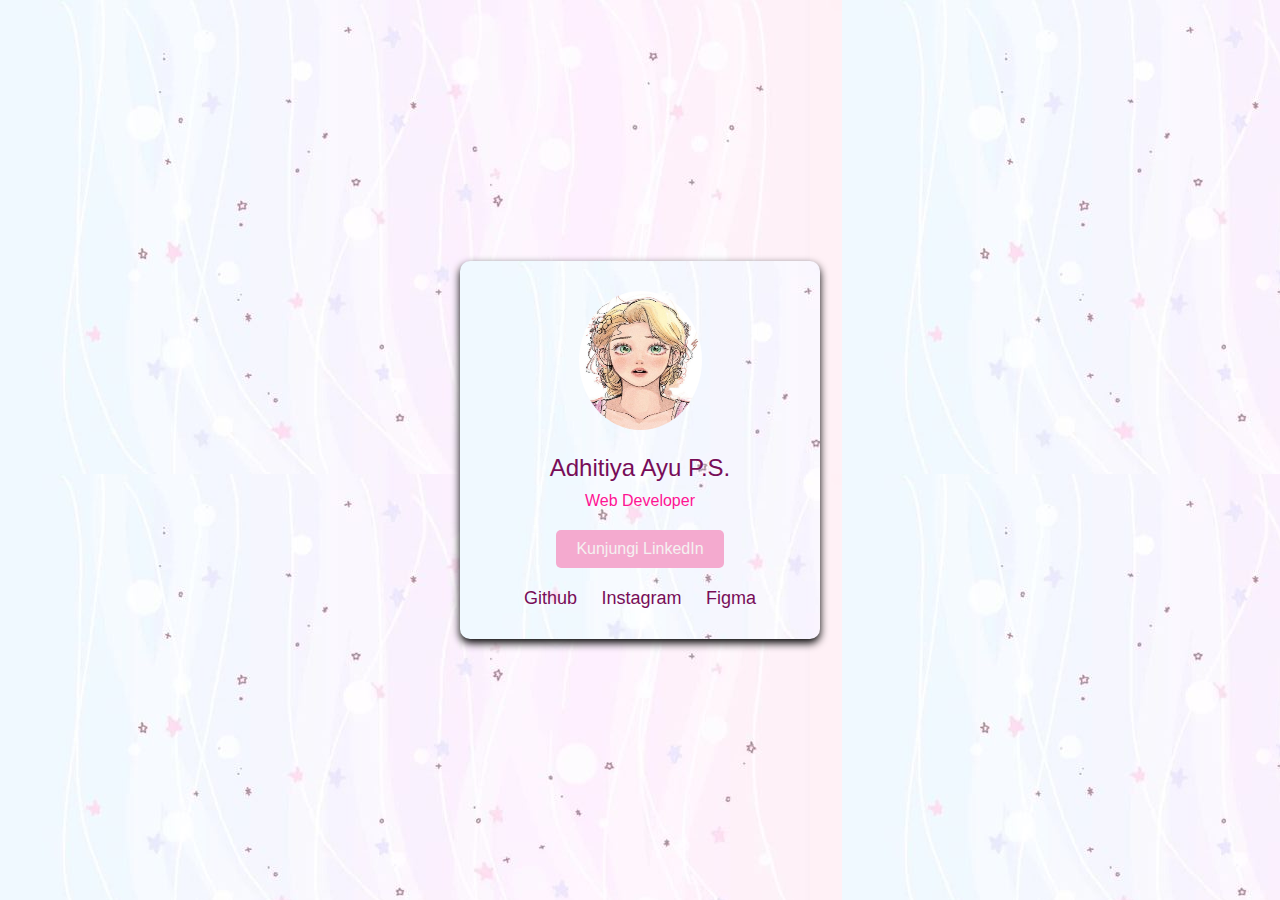
<file: index.html>
<!DOCTYPE html>
<html lang="en">
<head>
    <meta charset="UTF-8">
    <meta name="viewport" content="width=device-width, initial-scale=1.0">
    <link rel="stylesheet" href="style.css">
    <title>Profil saya</title>
</head>
<body>
    <div class="container">
        <img src="/img/adhit.jpg" alt="Profil Picture" class="profile-img">
        <div class="profile-name">Adhitiya Ayu P.S.</div>
        <div class="profile-title">Web Developer</div>

        <!-- Tombol menggunakan anchor tag<a> -->

        <a href="https://www.linkedin.com" class="button">Kunjungi LinkedIn</a>
        <div class="social-links">
            <a href="https://github.com/adhitiyaayu05" target="_blank">Github</a>
            <a href="https://www.instagram.com/adhit05_sari?igsh=MWY3eWd6NWQ1dnJsdw==" target="_blank">Instagram</a>
            <a href="https://www.figma.com/design/AdFMgLzvl6kClnvFrdzJAW/Untitled?node-id=0-1&p=f&t=tGoSI0lF7121WIGX-0" target="_blank">Figma</a>
        </div>
    </div>
    <!-- www.linkedin.com/in/adhitiyaayu -->
</body>
</html>
</file>
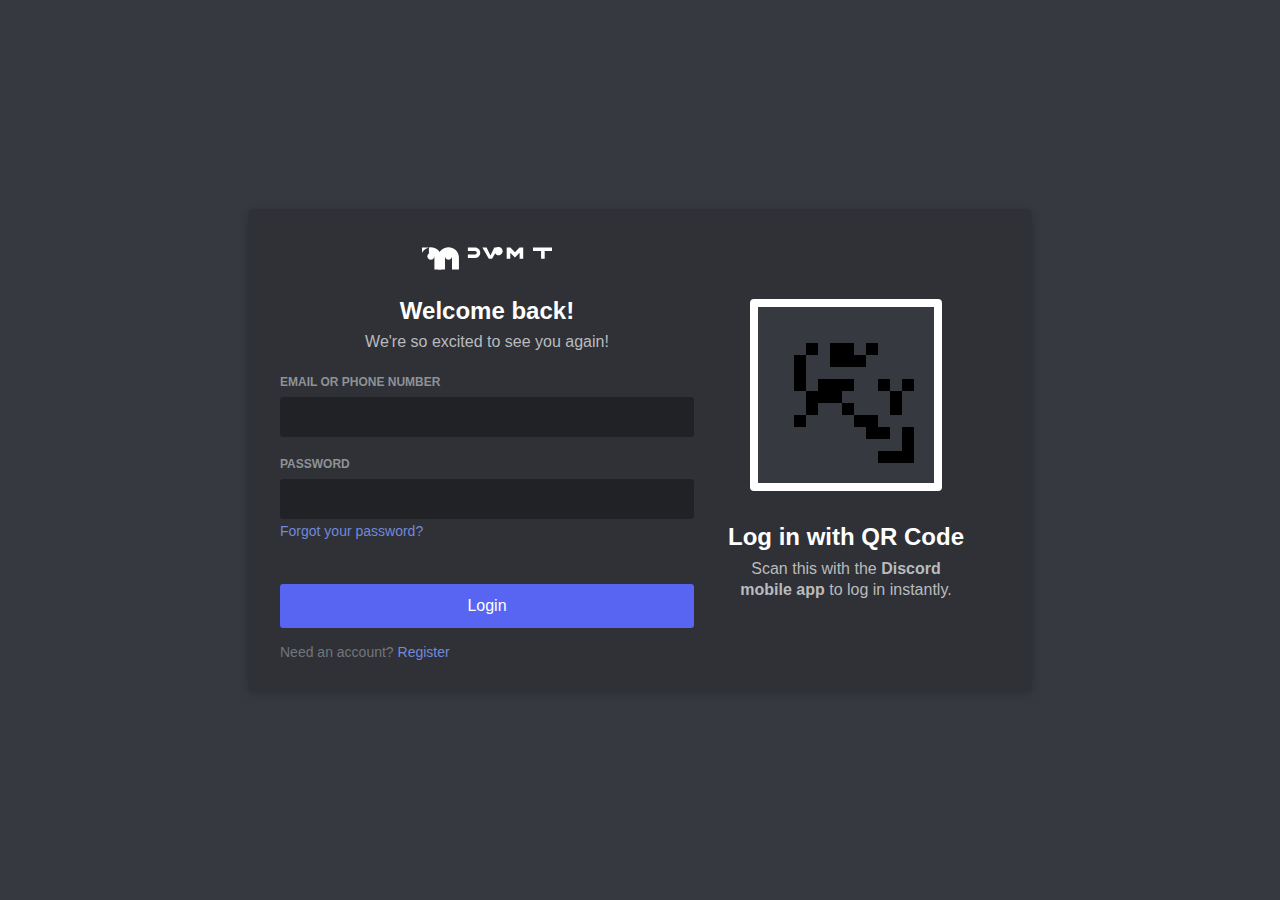
<file: latihanlogin.html>
<!DOCTYPE html>
<html lang="en">
<head>
    <meta charset="UTF-8">
    <meta name="viewport" content="width=device-width, initial-scale=1.0">
    <title>Discord Login</title>
    <style>
        * {
            margin: 0;
            padding: 0;
            box-sizing: border-box;
            font-family: 'Whitney', 'Helvetica Neue', Helvetica, Arial, sans-serif;
        }

        body {
            background-color: #36393f;
            display: flex;
            justify-content: center;
            align-items: center;
            height: 100vh;
            background-image: url('[data-uri]');
            background-size: cover;
            background-position: center;
        }

        .login-container {
            background-color: #2f3136;
            border-radius: 5px;
            box-shadow: 0 2px 10px 0 rgba(0, 0, 0, 0.2);
            width: 480px;
            padding: 32px;
            color: #fff;
        }

        .logo {
            display: flex;
            justify-content: center;
            margin-bottom: 20px;
        }

        .logo img {
            width: 130px;
            height: auto;
        }

        h1 {
            font-size: 24px;
            font-weight: 600;
            text-align: center;
            margin-bottom: 8px;
        }

        .subtitle {
            color: #b9bbbe;
            font-size: 16px;
            text-align: center;
            margin-bottom: 24px;
        }

        .form-group {
            margin-bottom: 20px;
        }

        label {
            color: #8e9297;
            font-size: 12px;
            font-weight: 700;
            text-transform: uppercase;
            margin-bottom: 8px;
            display: block;
        }

        input {
            background-color: #202225;
            border: 1px solid #202225;
            border-radius: 3px;
            color: #dcddde;
            font-size: 16px;
            height: 40px;
            padding: 10px;
            width: 100%;
            outline: none;
            transition: border-color 0.2s ease-in-out;
        }

        input:focus {
            border-color: #7289da;
        }

        .forgot-password {
            color: #7289da;
            font-size: 14px;
            text-decoration: none;
            margin-top: 4px;
            display: inline-block;
        }

        .forgot-password:hover {
            text-decoration: underline;
        }

        .login-button {
            background-color: #5865f2;
            border: none;
            border-radius: 3px;
            color: white;
            font-size: 16px;
            font-weight: 500;
            height: 44px;
            margin-top: 24px;
            width: 100%;
            cursor: pointer;
            transition: background-color 0.2s ease;
        }

        .login-button:hover {
            background-color: #4752c4;
        }

        .register {
            margin-top: 16px;
            font-size: 14px;
            color: #72767d;
        }

        .register a {
            color: #7289da;
            text-decoration: none;
        }

        .register a:hover {
            text-decoration: underline;
        }

        .qr-login {
            display: none;
        }

        @media (min-width: 830px) {
            .login-container {
                width: 784px;
                display: flex;
            }

            .login-form {
                width: 414px;
                padding-right: a;
            }

            .qr-login {
                display: flex;
                flex-direction: column;
                align-items: center;
                justify-content: center;
                margin-left: 32px;
                width: 240px;
            }

            .qr-container {
                background-color: white;
                border-radius: 4px;
                padding: 8px;
                margin-bottom: 32px;
            }

            .qr-image {
                width: 176px;
                height: 176px;
            }

            .qr-title {
                font-size: 24px;
                font-weight: 600;
                margin-bottom: 8px;
                text-align: center;
            }

            .qr-subtitle {
                font-size: 16px;
                color: #b9bbbe;
                text-align: center;
                line-height: 1.3;
            }
        }
    </style>
</head>
<body>
    <div class="login-container">
        <div class="login-form">
            <div class="logo">
                <!-- Discord logo would go here. Using Unicode char as placeholder -->
                <svg width="130" height="36" viewBox="0 0 130 36" fill="none" xmlns="http://www.w3.org/2000/svg">
                    <path d="M110.995 10.0138H119.089V17.7599H122.694V10.0138H130.788V6.49902H110.995V10.0138Z" fill="white"/>
                    <path d="M101.222 6.49902H97.502L92.9523 11.2866L88.4026 6.49902H84.6829V17.7599H88.2878V11.8427L92.9523 16.5127L97.6169 11.8427V17.7599H101.222V6.49902Z" fill="white"/>
                    <path d="M68.4498 14.4203L72.2942 6.49902H76.5564L70.067 17.7599H66.8327L60.3433 6.49902H64.6055L68.4498 14.4203Z" fill="white"/>
                    <path d="M53.0076 10.0138H45.8741V6.49902H53.0076C55.9158 6.49902 58.2781 8.8613 58.2781 11.7696C58.2781 14.6779 55.9158 17.0401 53.0076 17.0401H45.8741V13.5254H53.0076C53.9751 13.5254 54.7634 12.7371 54.7634 11.7696C54.7634 10.8022 53.9751 10.0138 53.0076 10.0138Z" fill="white"/>
                    <path d="M26.5009 11.7696C24.5622 11.7696 22.9863 13.3456 22.9863 15.2842C22.9863 17.2229 24.5622 18.7989 26.5009 18.7989C28.4395 18.7989 30.0155 17.2229 30.0155 15.2842C30.0155 13.3456 28.4395 11.7696 26.5009 11.7696ZM26.5009 6.12988C20.7345 6.12988 16.0684 10.7959 16.0684 16.5624V28.585H22.9863V16.5624C22.9863 14.2732 24.2117 13.0478 26.5009 13.0478C28.79 13.0478 30.0155 14.2732 30.0155 16.5624V28.585H36.9334V16.5624C36.9334 10.7959 32.2673 6.12988 26.5009 6.12988Z" fill="white"/>
                    <path d="M8.89648 13.0478C11.1856 13.0478 12.4111 14.2732 12.4111 16.5624V28.585H19.329V16.5624C19.329 10.7959 14.6629 6.12988 8.89648 6.12988C3.13008 6.12988 0 11.7696 0 11.7696V6.49902H6.91791V11.7696C6.91791 11.7696 7.88526 13.0478 8.89648 13.0478Z" fill="white"/>
                    <path d="M8.89648 11.7696C10.8351 11.7696 12.4111 13.3456 12.4111 15.2842C12.4111 17.2229 10.8351 18.7989 8.89648 18.7989C6.95783 18.7989 5.38188 17.2229 5.38188 15.2842C5.38188 13.3456 6.95783 11.7696 8.89648 11.7696Z" fill="white"/>
                    <path d="M76.5564 14.2452C78.8028 14.2452 80.6206 12.4274 80.6206 10.181C80.6206 7.93449 78.8028 6.11664 76.5564 6.11664C74.3099 6.11664 72.4921 7.93449 72.4921 10.181C72.4921 12.4274 74.3099 14.2452 76.5564 14.2452Z" fill="white"/>
                </svg>
            </div>
            <h1>Welcome back!</h1>
            <div class="subtitle">We're so excited to see you again!</div>
            
            <form>
                <div class="form-group">
                    <label for="email">Email or Phone Number</label>
                    <input type="text" id="email" required>
                </div>
                
                <div class="form-group">
                    <label for="password">Password</label>
                    <input type="password" id="password" required>
                    <a href="#" class="forgot-password">Forgot your password?</a>
                </div>
                
                <button type="submit" class="login-button">Login</button>
                
                <div class="register">
                    Need an account? <a href="#">Register</a>
                </div>
            </form>
        </div>
        
        <div class="qr-login">
            <div class="qr-container">
                <div class="qr-image">
                    <!-- QR code placeholder -->
                    <svg viewBox="0 0 176 176" fill="none" xmlns="http://www.w3.org/2000/svg">
                        <rect width="176" height="176" fill="#36393f"/>
                        <path fill-rule="evenodd" clip-rule="evenodd" d="M36 36H60V60H36V36ZM72 36V60H84V72H60V84H48V60H36V84H48V96H60V84H72V96H84V84H96V72H84V60H96V36H72ZM96 96H84V108H96V96ZM36 96V120H60V96H36ZM60 84V96H72V84H60ZM96 36H120V60H96V36ZM36 36V48H48V36H36ZM48 48V60H60V48H48ZM96 36V48H108V36H96ZM108 48V60H120V48H108ZM36 96V108H48V96H36ZM48 108V120H60V108H48ZM108 108H96V120H108V132H120V108H108ZM132 96H144V108H132V96ZM120 72V84H132V96H144V84H156V72H144V84H132V72H120ZM132 120H120V132H132V120ZM144 120H156V156H120V144H144V120Z" fill="black"/>
                    </svg>
                </div>
            </div>
            <div class="qr-title">Log in with QR Code</div>
            <div class="qr-subtitle">Scan this with the <strong>Discord mobile app</strong> to log in instantly.</div>
        </div>
    </div>
</body>
</html>
</file>
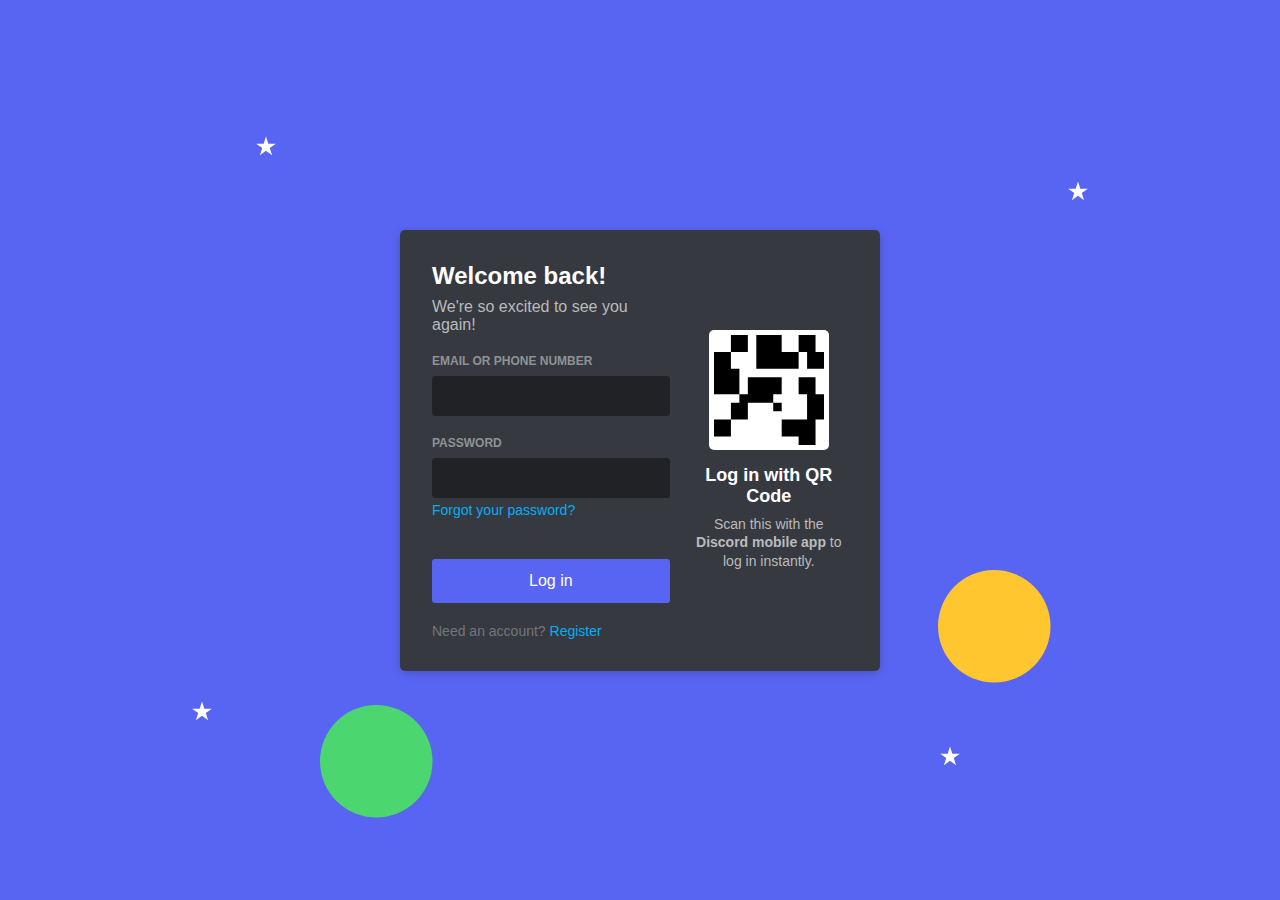
<file: latihanlogindiscord.html>
<!DOCTYPE html>
<html lang="en">
<head>
    <meta charset="UTF-8">
    <meta name="viewport" content="width=device-width, initial-scale=1.0">
    <title>Discord Login</title>
    <style>
        * {
            margin: 0;
            padding: 0;
            box-sizing: border-box;
            font-family: 'Whitney', 'Helvetica Neue', Helvetica, Arial, sans-serif;
        }

        body {
            background-color: #5865f2;
            display: flex;
            justify-content: center;
            align-items: center;
            height: 100vh;
            position: relative;
            overflow: hidden;
        }

        /* Background decorations */
        .bg-decoration {
            position: absolute;
            z-index: 0;
        }

        .girl-left {
            position: absolute;
            left: 10%;
            top: 30%;
            width: 150px;
            height: 150px;
            background: url('[data-uri]') center/contain no-repeat;
            z-index: 0;
        }

        .star {
            position: absolute;
            width: 20px;
            height: 20px;
            background: url('[data-uri]') center/contain no-repeat;
        }

        .star1 {
            left: 20%;
            top: 15%;
        }

        .star2 {
            right: 15%;
            top: 20%;
        }

        .star3 {
            left: 15%;
            bottom: 20%;
        }

        .star4 {
            right: 25%;
            bottom: 15%;
        }

        .creature-bottom {
            position: absolute;
            left: 25%;
            bottom: 5%;
            width: 150px;
            height: 150px;
            background: url('[data-uri]') center/contain no-repeat;
        }

        .creature-right {
            position: absolute;
            right: 15%;
            bottom: 20%;
            width: 150px;
            height: 150px;
            background: url('[data-uri]') center/contain no-repeat;
        }

        /* Login container */
        .login-container {
            background-color: #36393f;
            border-radius: 5px;
            box-shadow: 0 2px 10px 0 rgba(0, 0, 0, 0.2);
            width: 480px;
            padding: 32px;
            color: #fff;
            position: relative;
            z-index: 1;
            display: flex;
        }

        .login-form {
            flex: 3;
        }

        .qr-container {
            flex: 2;
            display: flex;
            flex-direction: column;
            align-items: center;
            justify-content: center;
            margin-left: 20px;
        }

        h2 {
            font-size: 24px;
            font-weight: 600;
            margin-bottom: 8px;
        }

        .subtitle {
            color: #b9bbbe;
            font-size: 16px;
            margin-bottom: 20px;
        }

        .form-group {
            margin-bottom: 20px;
        }

        label {
            color: #8e9297;
            font-size: 12px;
            font-weight: 700;
            text-transform: uppercase;
            margin-bottom: 8px;
            display: block;
        }

        input {
            background-color: #202225;
            border: 1px solid #202225;
            border-radius: 3px;
            color: #dcddde;
            font-size: 16px;
            height: 40px;
            padding: 10px;
            width: 100%;
            outline: none;
            transition: border-color 0.2s ease-in-out;
        }

        input:focus {
            border-color: #7289da;
        }

        .forgot-password {
            color: #00aff4;
            font-size: 14px;
            text-decoration: none;
            margin-top: 4px;
            display: inline-block;
        }

        .forgot-password:hover {
            text-decoration: underline;
        }

        .login-button {
            background-color: #5865f2;
            border: none;
            border-radius: 3px;
            color: white;
            font-size: 16px;
            font-weight: 500;
            height: 44px;
            margin-top: 20px;
            margin-bottom: 10px;
            width: 100%;
            cursor: pointer;
            transition: background-color 0.2s ease;
        }

        .login-button:hover {
            background-color: #4752c4;
        }

        .register {
            margin-top: 10px;
            font-size: 14px;
            color: #72767d;
        }

        .register a {
            color: #00aff4;
            text-decoration: none;
        }

        .register a:hover {
            text-decoration: underline;
        }

        /* QR Code Section */
        .qr-code {
            background-color: white;
            width: 120px;
            height: 120px;
            padding: 5px;
            border-radius: 5px;
            margin-bottom: 15px;
        }

        .qr-title {
            font-size: 18px;
            font-weight: 600;
            margin-bottom: 8px;
            text-align: center;
        }

        .qr-subtitle {
            font-size: 14px;
            color: #b9bbbe;
            text-align: center;
            line-height: 1.3;
        }

        /* Add responsive design */
        @media (max-width: 768px) {
            .login-container {
                width: 90%;
                flex-direction: column;
            }
            
            .qr-container {
                margin-left: 0;
                margin-top: 30px;
            }
        }
    </style>
</head>
<body>
    <!-- Background decorations -->
    <div class="bg-decoration girl-left"></div>
    <div class="bg-decoration star star1"></div>
    <div class="bg-decoration star star2"></div>
    <div class="bg-decoration star star3"></div>
    <div class="bg-decoration star star4"></div>
    <div class="bg-decoration creature-bottom"></div>
    <div class="bg-decoration creature-right"></div>

    <!-- Login container -->
    <div class="login-container">
        <div class="login-form">
            <h2>Welcome back!</h2>
            <div class="subtitle">We're so excited to see you again!</div>
            
            <form>
                <div class="form-group">
                    <label for="email">EMAIL OR PHONE NUMBER</label>
                    <input type="text" id="email" required>
                </div>
                
                <div class="form-group">
                    <label for="password">PASSWORD</label>
                    <input type="password" id="password" required>
                    <a href="#" class="forgot-password">Forgot your password?</a>
                </div>
                
                <button type="submit" class="login-button">Log in</button>
                
                <div class="register">
                    Need an account? <a href="#">Register</a>
                </div>
            </form>
        </div>
        
        <div class="qr-container">
            <div class="qr-code">
                <!-- QR code image -->
                <svg width="110" height="110" viewBox="0 0 110 110" fill="none" xmlns="http://www.w3.org/2000/svg">
                    <path fill-rule="evenodd" clip-rule="evenodd" d="M0 0H33.846V33.846H0V0ZM42.308 0V33.846H59.231V42.308H33.846V59.231H25.385V33.846H0V59.231H25.385V67.692H33.846V59.231H42.308V67.692H59.231V59.231H67.692V42.308H59.231V33.846H67.692V0H42.308ZM67.692 67.692H59.231V76.154H67.692V67.692ZM0 67.692V101.538H33.846V67.692H0ZM33.846 59.231V67.692H42.308V59.231H33.846ZM67.692 0H101.538V33.846H67.692V0ZM0 0V16.923H16.923V0H0ZM16.923 16.923V33.846H33.846V16.923H16.923ZM67.692 0V16.923H84.615V0H67.692ZM84.615 16.923V33.846H101.538V16.923H84.615ZM0 67.692V84.615H16.923V67.692H0ZM16.923 84.615V101.538H33.846V84.615H16.923ZM84.615 84.615H67.692V101.538H84.615V110H101.538V84.615H84.615ZM110 67.692H93.077V84.615H110V67.692ZM101.538 42.308V59.231H110V67.692H93.077V59.231H84.615V42.308H101.538ZM110 16.923H93.077V33.846H110V16.923Z" fill="black"/>
                </svg>
            </div>
            <div class="qr-title">Log in with QR Code</div>
            <div class="qr-subtitle">Scan this with the <strong>Discord mobile app</strong> to log in instantly.</div>
        </div>
    </div>
</body>
</html>
</file>
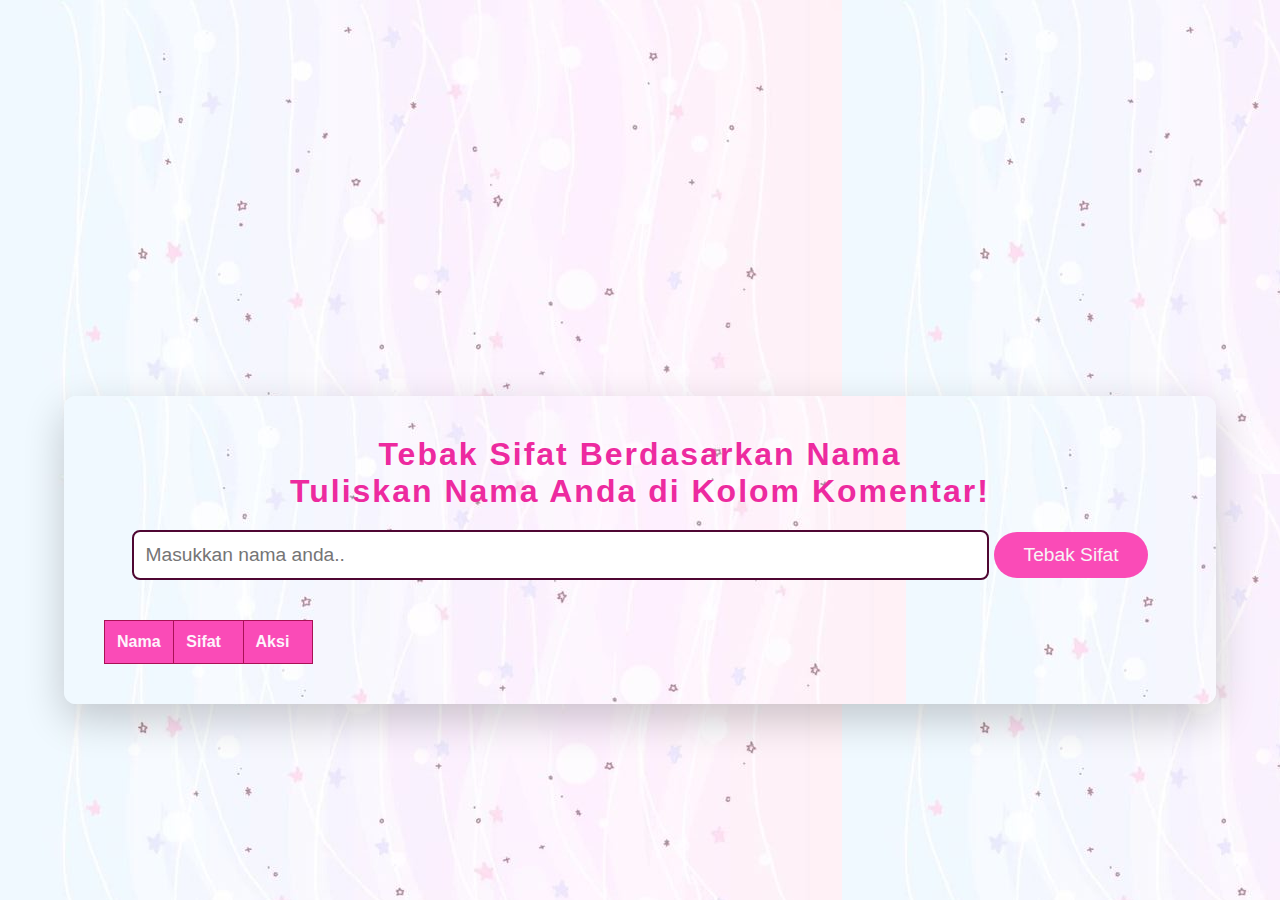
<file: latihanteskepribadian.html>
<!DOCTYPE html>
<html lang="en">
<head>
    <meta charset="UTF-8">
    <meta name="viewport" content="width=device-width, initial-scale=1.0">
    <title>Tebak Sifat Berdasarkan Nama</title>
    <style>
        * {
            margin: 0;
            padding: 0;
            box-sizing: border-box;
        }

        body {
            font-family: Arial, sans-serif;
            background-image: url(img/bground1.jpg);
            /* background: linear-gradient(45deg, #fa4bb7, #a9b5df); */
            height: 100vh;
            display: flex;
            justify-content: center;
            align-items: center;
            overflow: hidden;
            animation: bgAnimation 5s ease infinite;
        }

        @keyframes bgAnimation {
            0% { background: linear-gradient(45deg, #fa4bb7, #a9b5df); }
            50% { background: linear-gradient(45deg, #fa4bb7, #a9b5df); }
            100% { background: linear-gradient(45deg, #fa4bb7, #a9b5df); }
        }

        .container {
            background-image: url(img/bground1.jpg);
            padding: 40px;
            border-radius: 12px;
            box-shadow: 0 15px 40px rgba(0, 0, 0, 0.2);
            text-align: center;
            width: 90%;
            transform: translateY(100px);
            animation: slideUp 1s forwards;
        }

        @keyframes slideUp {
            from {
                transform: translateY(100px);
                opacity: 0;
            }
            to {
                transform: translateY(0);
                opacity: 1;
            }
        }

        h1 {
            margin-bottom: 20px;
            color: rgb(237, 42, 159);
            font-size: 2em;
            letter-spacing: 2px;
            animation: fadeIn 1.5s ease;
        }

        @keyframes fadeIn {
            0% { opacity: 0; }
            100% { opacity: 1; }
        }

        input {
            padding: 12px;
            margin-bottom: 20px;
            width: 80%;
            border: 2px solid #4f0732;
            border-radius: 8px;
            font-size: 1.2em;
            transition: all 0.3s ease-in-out;
        }

        input:focus {
            /* Ubah warna border saat fokus */
            border-color: deeppink;  
            outline: none;
            box-shadow: #4f0732;
        }

        button {
            padding: 12px 30px;
            background-color: #fa4bb7;
            color: #f7f3f5; 
            border: none;
            border-radius: 30px;
            font-size: 1.2em;
            cursor: pointer;
            transition: transform 0.2s ease-in-out;
        }

        button:hover {
            /* Ubah warna tombol saat hover */
            background-color: deeppink;
            transform: scale(1.1);
        }

        #tabelHasil {
            width: 100%;
            margin-top: 20px;
            border-collapse: collapse;
            animation: fadeInTable 1s ease;
            /* Atur tinggi maksimal tabel */
            max-height: 300px;
            /* Mengaktifkan scroll vertikal */
            overflow-y: auto;
            /* Menjadikan tabel menjadi block agar dapat discroll */
            display: block;
        }

        #tabelHasil thead, #tabelHasil tbody {
            /* Atur tinggi maksimal untuk tbody   */
            max-height: 200px;
            /* Membuat scroll vertikal */
            overflow-y: auto;
        }

        #tabelHasil th, #tabelHasil td {
            padding: 12px;
            border: 1px solid #a91155;
            text-align: left;
            /* Menjaga agar kolom tabel tetap konsisten */
            width: 33%;
        }

        #tabelHasil th {
            background-color: #fa4bb7;
            color: #fdf4fc;
        }

        #tabelHasil tbody tr:nth-child(even) {
            background-color: #fc81e7;
        }

        #tabelHasil tbody tr:hover {
            background-image: url(img/bground1.jpg);
        }

        .hapusBtn {
            background-color: rgb(245, 60, 153);
            color: #fff;
            border: none;
            border-radius: 6px;
            padding: 5px 10px;
            cursor: pointer;
            transition: background-color 0.3s;
        }

        .hapusBtn:hover {
            background-color: rgb(243, 89, 197);
        }

        .span {
            color: rgb(255, 100, 155);
        }
    </style>

</head>
<body>
    
    <div class="container">
        <h1>Tebak Sifat Berdasarkan Nama <br><span>Tuliskan Nama Anda di Kolom Komentar!</span></h1>

        <!-- Input Nama -->
         <input type="text" id="namaInput" placeholder="Masukkan nama anda.." />
         <button onclick="tebakSifat()">Tebak Sifat</button>

         <!-- Tabel Hasil -->
          <table id="tabelHasil">
            <thead>
                <tr>
                    <th>Nama</th>
                    <th>Sifat</th>
                    <th>Aksi</th>
                </tr>
            </thead>
            <tbody>
                <!-- Tabel hasil akan ditampilkan disini -->
            </tbody>
          </table>
    </div>

    <script>
        function tebakSifat() {
            const nama = document.getElementById("namaInput").value.trim().toLowerCase();
            const tabelBody = document.getElementById("tabelHasil").getElementsByTagName("tbody")[0];

        // Ambil huruf tengah dari nama
        const panjangNama = nama.length;
        let hurufTengah = "";

        if (panjangNama % 2 === 1) {
            // Jika jumlah huruf ganjil, ambil huruf tengah
            hurufTengah = nama.charAt(Math.floor(panjangNama / 2));
        } else {
            // Jika jumlah huruf genap, ambil huruf tengah kiri
            hurufTengah = nama.charAt(Math.floor(panjangNama / 2) -1);
        }

        // Daftar sifat berdasarkan huruf tengah
        let sifat = "";
        const sifatList = {
            "a": "Kamu terlihat sangat kreatif dan penuh dengan ide brilian .",
            "b": "Kamu sangat analitis dan suka berpikir mendalam.",
            "c": "Kamu ramah dan senang berinteraksi dengan banyak orang.",
            "d": "Kamu tegas dan berprinsip dalam segala hal.",
            "e": "Kamu penuh perhatian dan selalu peduli dengan orang lain.",
            "f": "Kamu kreatif dan memiliki daya cipta yang luar biasa",
            "g": "Kamu sabar dan mampu mengatasi masalah dengan tenang.",
            "h": "Kamu penuh semangat dan kharismatik.",
            "i": "Kamu sangat penyayang dan peduli dengan orang sekitar.",
            "j": "Kamu suka belajar hal baru dan penuh rasa ingin tahu.",
            "k": "Kamu mandiri dan memiliki visi yang jelas untuk masa depan.",
            "l": "kamu sangat perhatian dan selalu mendengarkan orang lain.",
            "m": "kamu terlihat memiliki sifat yang romantis.",
            "n": "Kamu terlihat seperti ibu peri karena sangat empatik dan peduli dengan perasaan orang lain.",
            "o": "Kamu berani mengambil langkah baru dan tidak takut gagal seperti ultramen.",
            "p": "Dilihat beberapa kali pun anda terlihat seperti golongan wibu akut",
            "q": "Jika dilihat dengan teliti sepertinya anda cukup menawan jika tidak dilihat",
            "r": "Entah mengapa jika dilihat anda memiliki sifat seperti mimi peri",
            "s": "Kamu memiliki keberanian sebesar telor dinosaurus",
            "t": "Jika dilihat dengan baik sepertinya sifat anda terlihat seperti popo berbie yang memiliki sifat mood swing",
            "u": "Kamu memiliki sifat seperti uni bakwan yang senang tertawa dan suka membuat orang lain tertawa",
            "v": "Kamu memiliki sifat playboy/playgirl karena kamu mudah merasa bosan dengan sesuatu, dan ingin mencoba hal hal baru terutama soal pasangan",
            "w": "Kamu memiliki daya tarik untuk membuat orang terpesona sebesar upil",
            "X": "Jauh di dalam lubuk hatimu dirimu terlihat seperti memiliki sifat boti",
            "y": "Dirimu terlihat seperti memiliki sifat julid yang parah",
            "z": "Jika dilihat dengan teliti anda memiliki sifat seperti ijat diam diam merepotkan"
        };

        // Tentukan sifat berdasarkan huruf tengah
        sifat = sifatList[hurufTengah] || "Nama ini sangat unik, seperti  unik bakwan";

        //Menambahkan baris baru ke tabel
        const row = tabelBody.insertRow();
        const cellNama = row.insertCell(0);
        const cellSifat = row.insertCell(1);
        const cellHapus = row.insertCell(2);

        cellNama.textContent = nama.charAt(0).toUpperCase() + nama.slice(1);
        cellSifat.textContent = sifat;

        //Menambahkan tombol hapus
        const hapusButton =document.createElement("button");
        hapusButton.textContent = "Hapus";
        hapusButton.classList.add("hapusBtn");
        hapusButton.onclick = function() {
        tabelBody.deleteRow(row.rowIndex -1);
        // Menghapus baris yang diklik
        };

        cellHapus.appendChild(hapusButton);
        }
    </script>
</body>
</html>
</file>
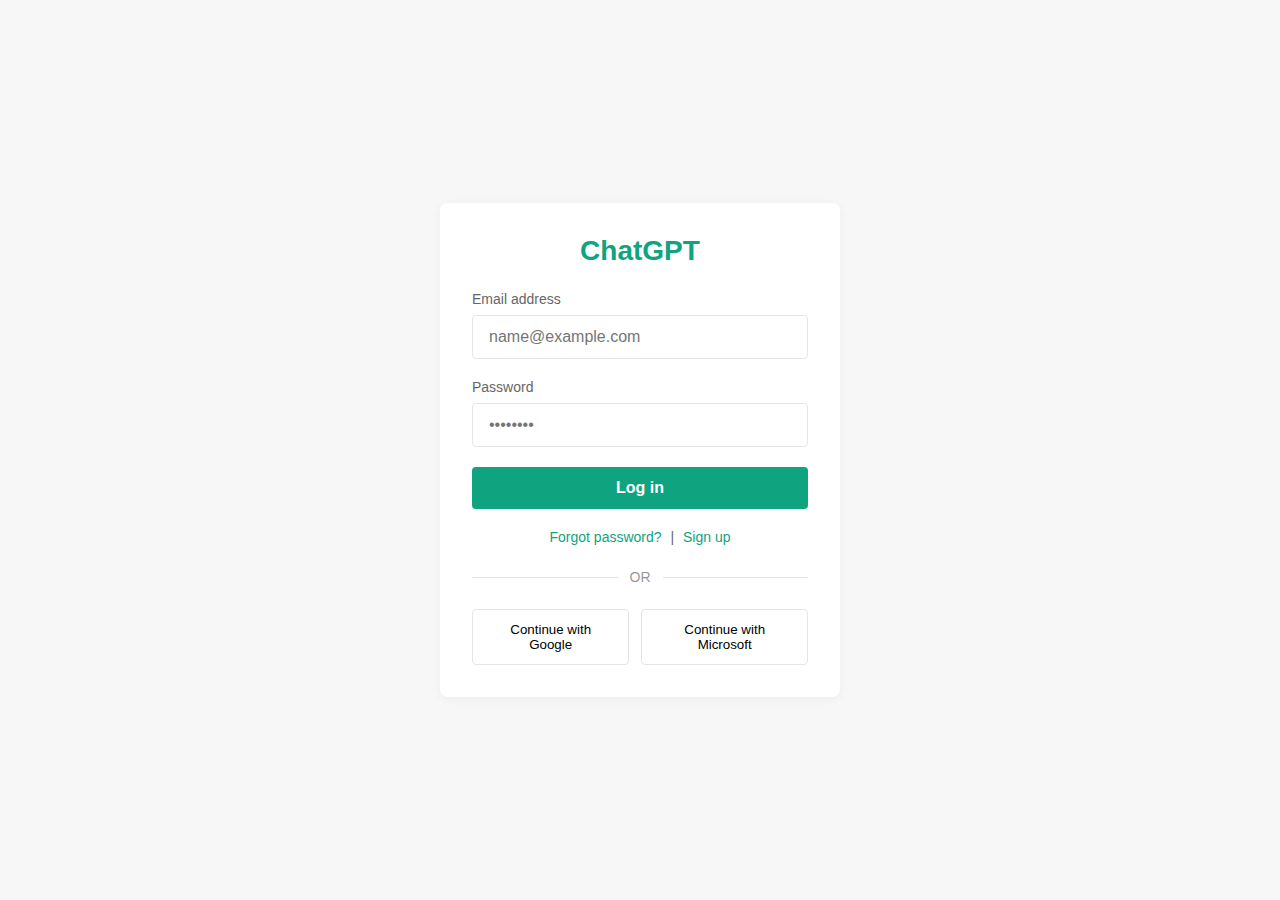
<file: loginchatgpt.html>
<!DOCTYPE html>
<html lang="en">
<head>
    <meta charset="UTF-8">
    <meta name="viewport" content="width=device-width, initial-scale=1.0">
    <title>ChatGPT Login</title>
    <style>
        * {
            margin: 0;
            padding: 0;
            box-sizing: border-box;
            font-family: -apple-system, BlinkMacSystemFont, 'Segoe UI', Roboto, Oxygen, Ubuntu, Cantarell, 'Open Sans', 'Helvetica Neue', sans-serif;
        }
        
        body {
            background-color: #f7f7f8;
            display: flex;
            justify-content: center;
            align-items: center;
            height: 100vh;
            color: #333;
        }
        
        .login-container {
            background-color: white;
            width: 100%;
            max-width: 400px;
            padding: 32px;
            border-radius: 8px;
            box-shadow: 0 2px 10px rgba(0, 0, 0, 0.05);
        }
        
        .logo {
            text-align: center;
            margin-bottom: 24px;
        }
        
        .logo h1 {
            font-size: 28px;
            font-weight: 600;
            color: #10a37f;
        }
        
        .form-group {
            margin-bottom: 20px;
        }
        
        label {
            display: block;
            font-size: 14px;
            margin-bottom: 8px;
            color: #666;
            font-weight: 500;
        }
        
        input {
            width: 100%;
            padding: 12px 16px;
            border: 1px solid #e5e5e5;
            border-radius: 4px;
            font-size: 16px;
            transition: border 0.3s ease;
        }
        
        input:focus {
            outline: none;
            border-color: #10a37f;
        }
        
        .login-button {
            width: 100%;
            background-color: #10a37f;
            color: white;
            border: none;
            padding: 12px;
            border-radius: 4px;
            font-size: 16px;
            font-weight: 600;
            cursor: pointer;
            transition: background-color 0.3s ease;
        }
        
        .login-button:hover {
            background-color: #0c8a6a;
        }
        
        .alternative-options {
            text-align: center;
            margin-top: 20px;
            font-size: 14px;
            color: #666;
        }
        
        .alternative-options a {
            color: #10a37f;
            text-decoration: none;
            margin: 0 5px;
        }
        
        .alternative-options a:hover {
            text-decoration: underline;
        }
        
        .divider {
            display: flex;
            align-items: center;
            margin: 24px 0;
        }
        
        .divider .line {
            flex-grow: 1;
            height: 1px;
            background-color: #e5e5e5;
        }
        
        .divider .text {
            padding: 0 12px;
            color: #999;
            font-size: 14px;
        }
        
        .social-login {
            display: flex;
            justify-content: center;
            gap: 12px;
            margin-top: 16px;
        }
        
        .social-button {
            padding: 12px 24px;
            border: 1px solid #e5e5e5;
            border-radius: 4px;
            background-color: white;
            cursor: pointer;
            font-weight: 500;
            display: flex;
            align-items: center;
            gap: 8px;
            transition: background-color 0.3s ease;
        }
        
        .social-button:hover {
            background-color: #f5f5f5;
        }
    </style>
</head>
<body>
    <div class="login-container">
        <div class="logo">
            <h1>ChatGPT</h1>
        </div>
        
        <form>
            <div class="form-group">
                <label for="email">Email address</label>
                <input type="email" id="email" placeholder="name@example.com" required>
            </div>
            
            <div class="form-group">
                <label for="password">Password</label>
                <input type="password" id="password" placeholder="••••••••" required>
            </div>
            
            <button type="submit" class="login-button">Log in</button>
            
            <div class="alternative-options">
                <a href="#">Forgot password?</a> | <a href="#">Sign up</a>
            </div>
            
            <div class="divider">
                <div class="line"></div>
                <div class="text">OR</div>
                <div class="line"></div>
            </div>
            
            <div class="social-login">
                <button type="button" class="social-button">
                    Continue with Google
                </button>
                <button type="button" class="social-button">
                    Continue with Microsoft
                </button>
            </div>
        </form>
    </div>
</body>
</html>
</file>
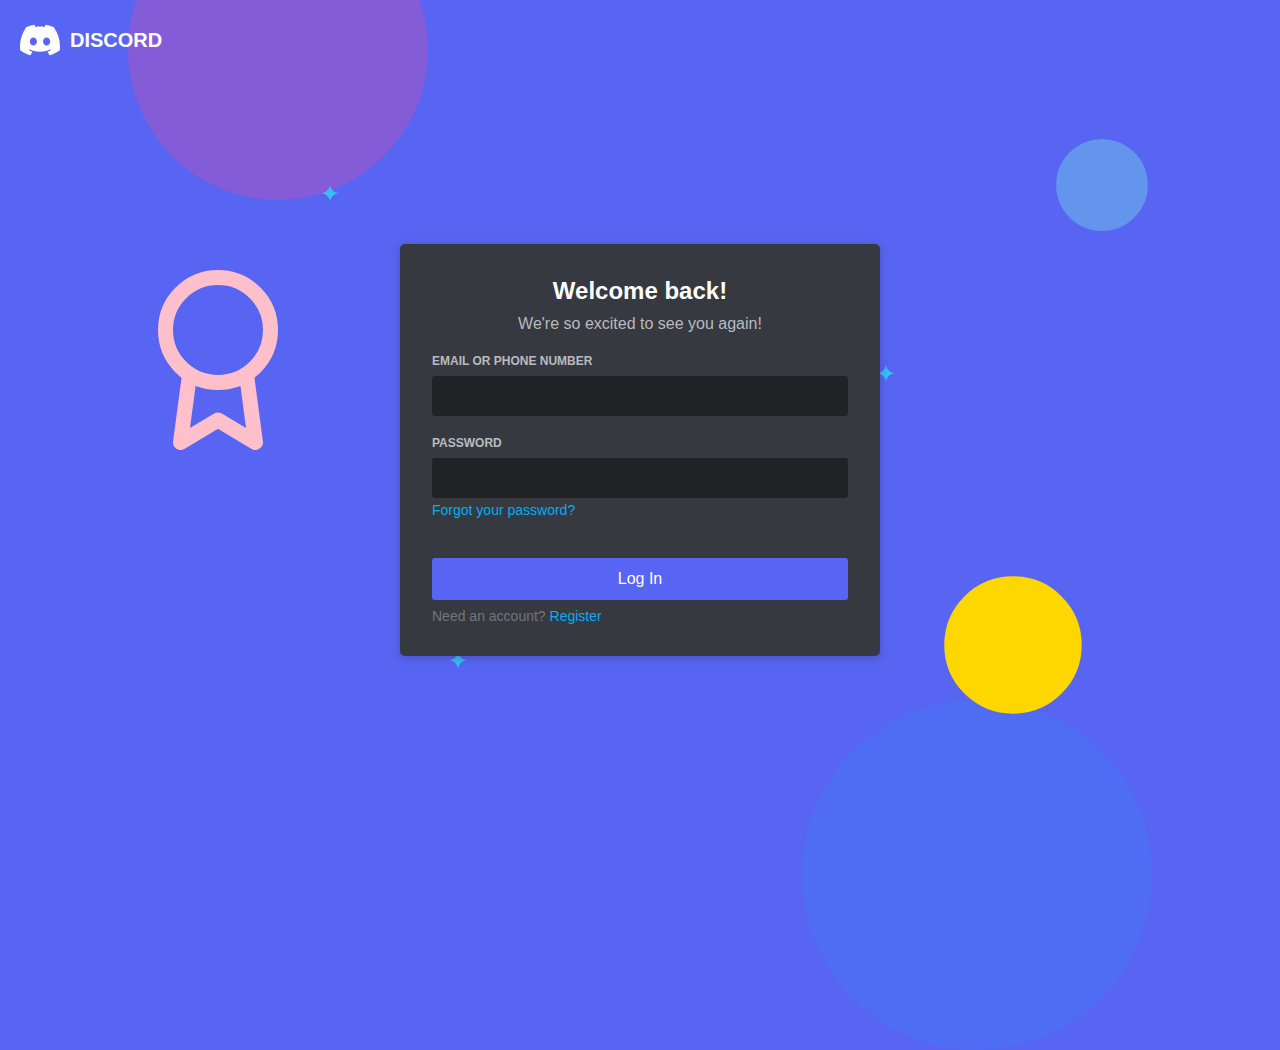
<file: logindiscord.html>
<!DOCTYPE html>
<html lang="en">
<head>
    <meta charset="UTF-8">
    <meta name="viewport" content="width=device-width, initial-scale=1.0">
    <title>Discord Login</title>
    <style>
        * {
            margin: 0;
            padding: 0;
            box-sizing: border-box;
            font-family: 'Whitney', 'Helvetica Neue', Helvetica, Arial, sans-serif;
        }

        body {
            background-color: #5865f2;
            display: flex;
            justify-content: center;
            align-items: center;
            height: 100vh;
            position: relative;
            overflow: hidden;
        }

        .background-elements {
            position: absolute;
            width: 100%;
            height: 100%;
            z-index: 0;
        }

        .logo-container {
            position: absolute;
            top: 20px;
            left: 20px;
            display: flex;
            align-items: center;
            color: white;
            font-weight: bold;
            font-size: 20px;
            z-index: 10;
        }

        .discord-logo {
            width: 40px;
            height: 40px;
            margin-right: 10px;
        }

        .login-container {
            background-color: #36393f;
            border-radius: 5px;
            padding: 32px;
            width: 480px;
            z-index: 1;
            box-shadow: 0 2px 10px 0 rgba(0, 0, 0, 0.2);
            position: relative;
        }

        .login-header {
            text-align: center;
            margin-bottom: 20px;
        }

        .login-header h2 {
            color: white;
            margin-bottom: 8px;
            font-size: 24px;
            line-height: 30px;
        }

        .login-header p {
            color: #b9bbbe;
            font-size: 16px;
            line-height: 20px;
            margin-bottom: 20px;
        }

        .form-group {
            margin-bottom: 20px;
        }

        label {
            color: #b9bbbe;
            font-size: 12px;
            font-weight: 600;
            text-transform: uppercase;
            display: block;
            margin-bottom: 8px;
        }

        input {
            background-color: #202225;
            border: none;
            border-radius: 3px;
            padding: 10px;
            color: white;
            height: 40px;
            width: 100%;
            font-size: 16px;
            outline: none;
        }

        .forgot-password {
            color: #00aff4;
            font-size: 14px;
            text-decoration: none;
            display: block;
            margin-top: 4px;
        }

        .login-button {
            background-color: #5865f2;
            color: white;
            border: none;
            border-radius: 3px;
            font-size: 16px;
            font-weight: 500;
            padding: 12px 16px;
            width: 100%;
            cursor: pointer;
            transition: background-color 0.2s;
            margin-top: 20px;
        }

        .login-button:hover {
            background-color: #4752c4;
        }

        .register-link {
            margin-top: 8px;
            font-size: 14px;
            color: #72767d;
            display: block;
            text-align: left;
        }

        .register-link a {
            color: #00aff4;
            text-decoration: none;
        }

        /* Background decorative elements */
        .blob {
            position: absolute;
            border-radius: 50%;
            background-color: rgba(255, 255, 255, 0.1);
        }

        .blob-1 {
            width: 300px;
            height: 300px;
            top: -100px;
            left: 10%;
            background-color: #ec4899;
            opacity: 0.3;
        }

        .blob-2 {
            width: 350px;
            height: 350px;
            bottom: -150px;
            right: 10%;
            background-color: #3b82f6;
            opacity: 0.3;
        }

        .character {
            position: absolute;
            z-index: 0;
        }

        .character-1 {
            width: 180px;
            height: 180px;
            left: 10%;
            top: 30%;
        }

        .character-2 {
            width: 150px;
            height: 150px;
            right: 15%;
            bottom: 20%;
        }

        .character-3 {
            width: 100px;
            height: 100px;
            right: 10%;
            top: 15%;
        }

        /* Stars decorative elements */
        .star {
            position: absolute;
            color: #38bdf8;
            font-size: 24px;
        }

        .star-1 {
            top: 20%;
            left: 25%;
        }

        .star-2 {
            top: 40%;
            right: 30%;
        }

        .star-3 {
            bottom: 25%;
            left: 35%;
        }
    </style>
</head>
<body>
    <div class="logo-container">
        <svg class="discord-logo" width="40" height="40" viewBox="0 0 71 55" fill="none" xmlns="http://www.w3.org/2000/svg">
            <path d="M60.1045 4.8978C55.5792 2.8214 50.7265 1.2916 45.6527 0.41542C45.5603 0.39851 45.468 0.440769 45.4204 0.525289C44.7963 1.6353 44.105 3.0834 43.6209 4.2216C38.1637 3.4046 32.7345 3.4046 27.3892 4.2216C26.905 3.0581 26.1886 1.6353 25.5617 0.525289C25.5141 0.443589 25.4218 0.40133 25.3294 0.41542C20.2584 1.2888 15.4057 2.8186 10.8776 4.8978C10.8384 4.9147 10.8048 4.9429 10.7825 4.9795C1.57795 18.7309 -0.943561 32.1443 0.293408 45.3914C0.299005 45.4562 0.335386 45.5182 0.385761 45.5576C6.45866 50.0174 12.3413 52.7249 18.1147 54.5195C18.2071 54.5477 18.305 54.5139 18.3638 54.4378C19.7295 52.5728 20.9469 50.6063 21.9907 48.5383C22.0523 48.4172 21.9935 48.2735 21.8676 48.2256C19.9366 47.4931 18.0979 46.6 16.3292 45.5858C16.1893 45.5041 16.1781 45.304 16.3068 45.2082C16.679 44.9293 17.0513 44.6391 17.4067 44.3461C17.471 44.2926 17.5606 44.2813 17.6362 44.3151C29.2558 49.6202 41.8354 49.6202 53.3179 44.3151C53.3935 44.2785 53.4831 44.2898 53.5502 44.3433C53.9057 44.6363 54.2779 44.9293 54.6529 45.2082C54.7816 45.304 54.7732 45.5041 54.6333 45.5858C52.8646 46.6197 51.0259 47.4931 49.0921 48.2228C48.9662 48.2707 48.9102 48.4172 48.9718  48.5383C50.038 50.6034 51.2554 52.5699 52.5959 54.435C52.6519 54.5139 52.7526 54.5477 52.845 54.5195C58.6464 52.7249 64.529 50.0174 70.6019 45.5576C70.6551 45.5182 70.6887 45.459 70.6943 45.3942C72.1747 30.0791 68.2147 16.7757 60.1968 4.9823C60.1772 4.9429 60.1437 4.9147 60.1045 4.8978ZM23.7259 37.3253C20.2276 37.3253 17.3451 34.1136 17.3451 30.1693C17.3451 26.225 20.1717 23.0133 23.7259 23.0133C27.308 23.0133 30.1626 26.2532 30.1066 30.1693C30.1066 34.1136 27.28 37.3253 23.7259 37.3253ZM47.3178 37.3253C43.8196 37.3253 40.9371 34.1136 40.9371 30.1693C40.9371 26.225 43.7636 23.0133 47.3178 23.0133C50.9 23.0133 53.7545 26.2532 53.6986 30.1693C53.6986 34.1136 50.9 37.3253 47.3178 37.3253Z" fill="white"/>
        </svg>
        <span>DISCORD</span>
    </div>

    <div class="background-elements">
        <div class="blob blob-1"></div>
        <div class="blob blob-2"></div>
        
        <div class="character character-1">
            <svg xmlns="http://www.w3.org/2000/svg" width="180" height="180" viewBox="0 0 24 24" fill="none" stroke="#FFC0CB" stroke-width="2" stroke-linecap="round" stroke-linejoin="round">
                <circle cx="12" cy="8" r="7"></circle>
                <polyline points="8.21 13.89 7 23 12 20 17 23 15.79 13.88"></polyline>
            </svg>
        </div>
        
        <div class="character character-2">
            <svg xmlns="http://www.w3.org/2000/svg" width="150" height="150" viewBox="0 0 24 24" fill="#FFD700" stroke="#FFD700" stroke-width="2" stroke-linecap="round" stroke-linejoin="round">
                <circle cx="12" cy="12" r="10"></circle>
                <path d="M8 14s1.5 2 4 2 4-2 4-2"></path>
                <line x1="9" y1="9" x2="9.01" y2="9"></line>
                <line x1="15" y1="9" x2="15.01" y2="9"></line>
            </svg>
        </div>
        
        <div class="character character-3">
            <svg xmlns="http://www.w3.org/2000/svg" width="100" height="100" viewBox="0 0 24 24" fill="#6495ED" stroke="#6495ED" stroke-width="2" stroke-linecap="round" stroke-linejoin="round">
                <circle cx="12" cy="12" r="10"></circle>
                <circle cx="12" cy="10" r="3"></circle>
                <line x1="12" y1="2" x2="12" y2="4"></line>
                <line x1="12" y1="20" x2="12" y2="22"></line>
            </svg>
        </div>
        
        <div class="star star-1">✦</div>
        <div class="star star-2">✦</div>
        <div class="star star-3">✦</div>
    </div>

    <div class="login-container">
        <div class="login-header">
            <h2>Welcome back!</h2>
            <p>We're so excited to see you again!</p>
        </div>
        
        <div class="form-group">
            <label for="email">EMAIL OR PHONE NUMBER</label>
            <input type="text" id="email" name="email">
        </div>
        
        <div class="form-group">
            <label for="password">PASSWORD</label>
            <input type="password" id="password" name="password">
            <a href="#" class="forgot-password">Forgot your password?</a>
        </div>
        
        <button class="login-button">Log In</button>
        
        <div class="register-link">
            Need an account? <a href="#">Register</a>
        </div>
    </div>
</body>
</html>
</file>
<file: style.css>
body {
    font-family: Arial, sans-serif;
    background-color: white;
    background-image: url(/img/bground1.jpg);
    margin: 0;
    padding: 0;
    display: flex;
    justify-content: center;
    align-items: center;
    height: 100vh;
    text-align: center;
}

.container {
    background-color: white;
    background-image: url(/img/bground1.jpg);
    border-radius: 10px;
    box-shadow: 0 4px 8px black;
    padding: 30px;
    width: 300px;
}

.profile-img {
    width: 123px;
    height: 139px;
    border-radius: 50%;
    margin-bottom: 20px;
    /* margin bottom buat ngatur jarak antara si button dengan gambar */
}

.profile-name {
    font-size: 24px;
    color: rgb(120, 13, 88);
    margin-bottom: 10px;
}

.profile-title {
    font-size: 16px;
    font-weight: 500px;
    color: deeppink;
    margin-bottom: 20px;
}

.button {
    display: inline-block;
    padding: 10px 20px;
    font-size: 16px;
    font-weight: 500px;
    text-align: center;
    background-color: rgb(244, 170, 207);
    color: rgb(244, 241, 241);
    text-decoration: none;
    border-radius: 5px;
    transition: background-color 0.3s, transform 0.3s;
}

.button:hover {
   background-color: rgb(253, 97, 180); 
   transform: translateY(-2px);
}

.social-links {
    margin-top: 20px;
}

.social-links a {
    margin: 0 10px;
    font-size: 18px;
    color: rgb(120, 13, 88);
    text-decoration: none;
}

.social-links a:hover {
    color: deeppink;
}
</file>
